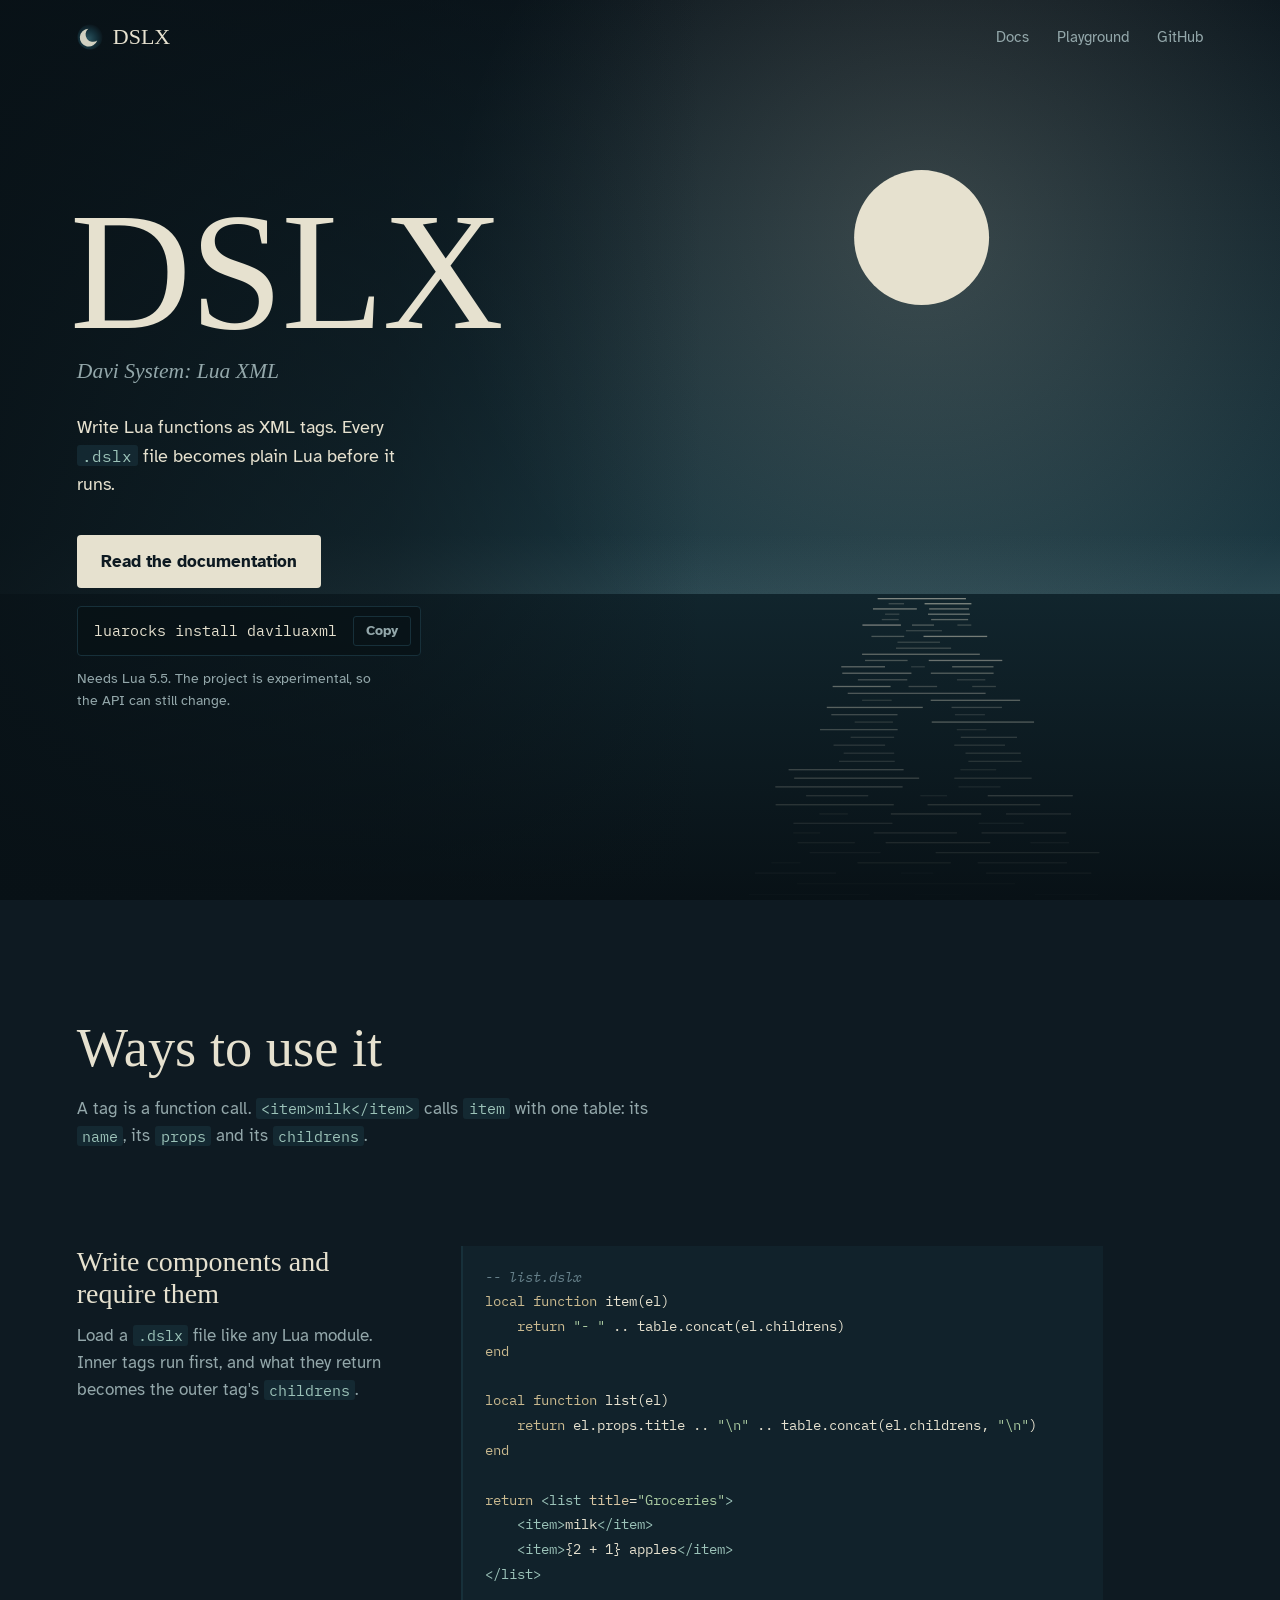
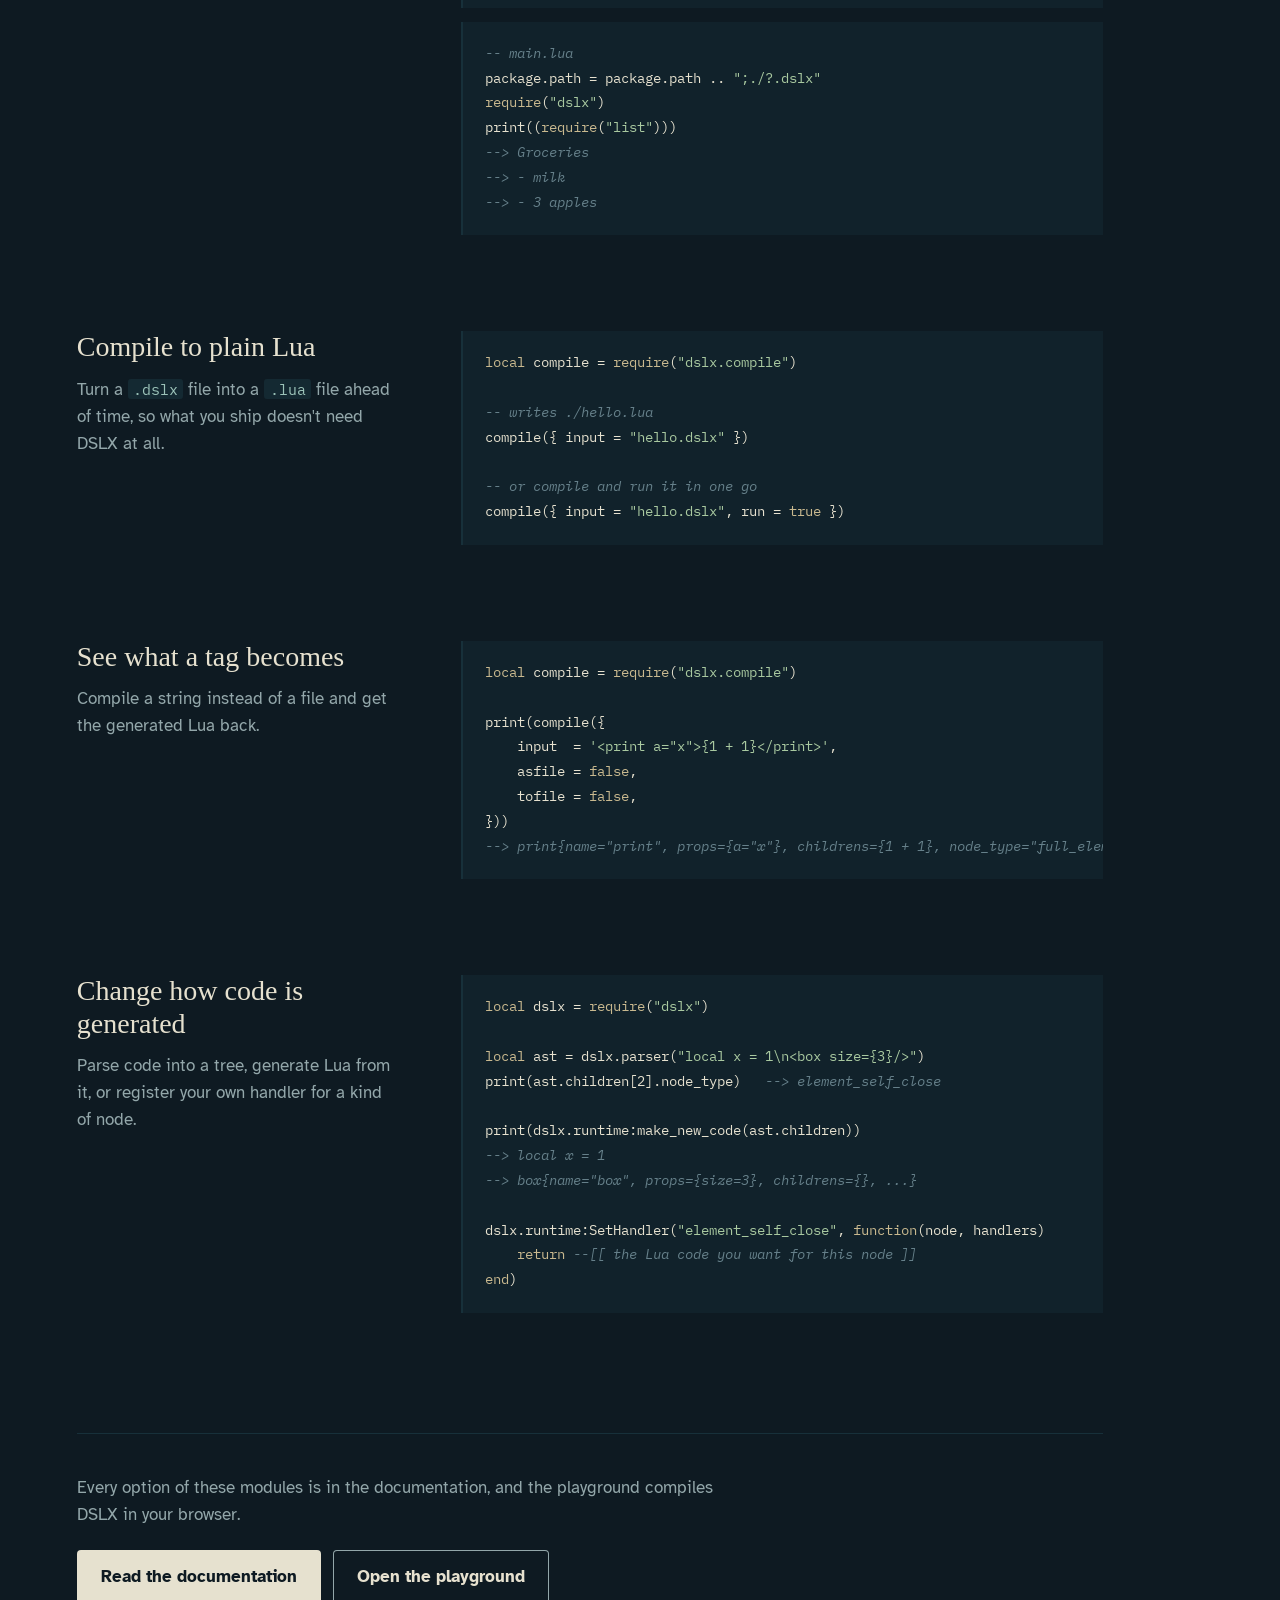
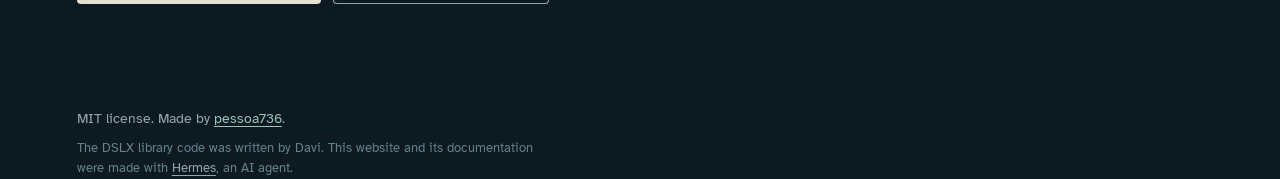
<file: docs/index.html>
<!DOCTYPE html>
<html lang="en">
<head>
<meta charset="UTF-8"/>
<meta name="viewport" content="width=device-width, initial-scale=1.0"/>
<title>DSLX: XML tags for Lua</title>
<meta name="description" content="DSLX lets you call Lua functions as XML tags. Files compile to plain Lua before they run."/>
<link rel="icon" type="image/svg+xml" href="assets/dslx-mark.svg"/>
<link rel="icon" type="image/png" href="assets/DSLX_icon.png"/>
<link rel="preconnect" href="https://fonts.googleapis.com"/>
<link rel="preconnect" href="https://fonts.gstatic.com" crossorigin/>
<link rel="stylesheet" href="https://fonts.googleapis.com/css2?family=IM+Fell+English:ital@0;1&family=Atkinson+Hyperlegible:wght@400;700&family=IBM+Plex+Mono:wght@400;500&display=swap"/>
<link rel="stylesheet" href="assets/home.css"/>
</head>
<body>

<!-- Hero. "Lua" is Portuguese for moon: the background is a moon over still water,
     its reflection broken into lines. That reflection is the page's only motion. -->
<header class="hero">
  <canvas id="sea" aria-hidden="true"></canvas>

  <nav class="topbar" aria-label="Main">
    <a class="brand" href="index.html"><img src="assets/dslx-mark.svg" alt=""/>DSLX</a>
    <div class="topbar-links">
      <a href="overview.html">Docs</a>
      <a href="playground.html">Playground</a>
      <a href="https://github.com/pessoa736/DLuaXML">GitHub</a>
    </div>
  </nav>

  <div class="hero-text">
    <h1>DSLX</h1>
    <p class="expansion">Davi System: Lua XML</p>
    <p class="lede">Write Lua functions as XML tags. Every <code>.dslx</code> file becomes plain Lua before it runs.</p>

    <a class="button" href="overview.html">Read the documentation</a>

    <div class="install">
      <code id="installCmd">luarocks install daviluaxml</code>
      <button class="copy" id="copyBtn" type="button">Copy</button>
    </div>
    <p class="install-note">Needs Lua 5.5. The project is experimental, so the API can still change.</p>
  </div>
</header>

<!-- Ways to use. Four independent entry points, so no numbering. -->
<main class="uses" id="uses">
  <div class="uses-head">
    <h2>Ways to use it</h2>
    <p>A tag is a function call. <code>&lt;item&gt;milk&lt;/item&gt;</code> calls <code>item</code> with one table: its <code>name</code>, its <code>props</code> and its <code>childrens</code>.</p>
  </div>

  <section class="use">
    <div class="use-text">
      <h3>Write components and require them</h3>
      <p>Load a <code>.dslx</code> file like any Lua module. Inner tags run first, and what they return becomes the outer tag's <code>childrens</code>.</p>
    </div>
    <div class="use-code">
<pre><code><span class="c">-- list.dslx</span>
<span class="k">local function</span> item(el)
    <span class="k">return</span> <span class="s">"- "</span> .. table.concat(el.childrens)
<span class="k">end</span>

<span class="k">local function</span> list(el)
    <span class="k">return</span> el.props.title .. <span class="s">"\n"</span> .. table.concat(el.childrens, <span class="s">"\n"</span>)
<span class="k">end</span>

<span class="k">return</span> <span class="t">&lt;list</span> <span class="a">title</span>=<span class="s">"Groceries"</span><span class="t">&gt;</span>
    <span class="t">&lt;item&gt;</span>milk<span class="t">&lt;/item&gt;</span>
    <span class="t">&lt;item&gt;</span>{2 + 1} apples<span class="t">&lt;/item&gt;</span>
<span class="t">&lt;/list&gt;</span></code></pre>
<pre><code><span class="c">-- main.lua</span>
package.path = package.path .. <span class="s">";./?.dslx"</span>
<span class="k">require</span>(<span class="s">"dslx"</span>)
print((<span class="k">require</span>(<span class="s">"list"</span>)))
<span class="c">--&gt; Groceries</span>
<span class="c">--&gt; - milk</span>
<span class="c">--&gt; - 3 apples</span></code></pre>
    </div>
  </section>

  <section class="use">
    <div class="use-text">
      <h3>Compile to plain Lua</h3>
      <p>Turn a <code>.dslx</code> file into a <code>.lua</code> file ahead of time, so what you ship doesn't need DSLX at all.</p>
    </div>
    <div class="use-code">
<pre><code><span class="k">local</span> compile = <span class="k">require</span>(<span class="s">"dslx.compile"</span>)

<span class="c">-- writes ./hello.lua</span>
compile({ input = <span class="s">"hello.dslx"</span> })

<span class="c">-- or compile and run it in one go</span>
compile({ input = <span class="s">"hello.dslx"</span>, run = <span class="k">true</span> })</code></pre>
    </div>
  </section>

  <section class="use">
    <div class="use-text">
      <h3>See what a tag becomes</h3>
      <p>Compile a string instead of a file and get the generated Lua back.</p>
    </div>
    <div class="use-code">
<pre><code><span class="k">local</span> compile = <span class="k">require</span>(<span class="s">"dslx.compile"</span>)

print(compile({
    input  = <span class="s">'&lt;print a="x"&gt;{1 + 1}&lt;/print&gt;'</span>,
    asfile = <span class="k">false</span>,
    tofile = <span class="k">false</span>,
}))
<span class="c">--&gt; print{name="print", props={a="x"}, childrens={1 + 1}, node_type="full_element"}</span></code></pre>
    </div>
  </section>

  <section class="use">
    <div class="use-text">
      <h3>Change how code is generated</h3>
      <p>Parse code into a tree, generate Lua from it, or register your own handler for a kind of node.</p>
    </div>
    <div class="use-code">
<pre><code><span class="k">local</span> dslx = <span class="k">require</span>(<span class="s">"dslx"</span>)

<span class="k">local</span> ast = dslx.parser(<span class="s">"local x = 1\n&lt;box size={3}/&gt;"</span>)
print(ast.children[2].node_type)   <span class="c">--&gt; element_self_close</span>

print(dslx.runtime:make_new_code(ast.children))
<span class="c">--&gt; local x = 1</span>
<span class="c">--&gt; box{name="box", props={size=3}, childrens={}, ...}</span>

dslx.runtime:SetHandler(<span class="s">"element_self_close"</span>, <span class="k">function</span>(node, handlers)
    <span class="k">return</span> <span class="c">--[[ the Lua code you want for this node ]]</span>
<span class="k">end</span>)</code></pre>
    </div>
  </section>

  <div class="uses-foot">
    <p>Every option of these modules is in the documentation, and the playground compiles DSLX in your browser.</p>
    <div class="uses-foot-links">
      <a class="button" href="overview.html">Read the documentation</a>
      <a class="button button-quiet" href="playground.html">Open the playground</a>
    </div>
  </div>
</main>

<footer class="footer">
  <p>MIT license. Made by <a href="https://github.com/pessoa736">pessoa736</a>.</p>
  <p class="credit">The DSLX library code was written by Davi. This website and its documentation were made with <a href="https://hermes-agent.nousresearch.com">Hermes</a>, an AI agent.</p>
</footer>

<script>
/* The sea. Drawn once per frame, back to front:
   night sky → moon and its glow → horizon haze → dark water → the reflection.
   Only the reflection moves: each line slowly changes its width, like light on a calm swell.
   With prefers-reduced-motion it is drawn once and stays still. */
(() => {
  const canvas = document.getElementById("sea");
  const ctx = canvas.getContext("2d");
  const still = matchMedia("(prefers-reduced-motion: reduce)").matches;

  const SKY_TOP = "#0b161d", SKY_LOW = "#1c3a44";
  const WATER_TOP = "#11252d", WATER_LOW = "#081116";
  const MOON = "#e6e1cf";

  let W, H, horizon, moon, lines, narrow;

  function layout() {
    const dpr = Math.min(devicePixelRatio || 1, 2);
    W = canvas.clientWidth; H = canvas.clientHeight;
    canvas.width = W * dpr; canvas.height = H * dpr;
    ctx.setTransform(dpr, 0, 0, dpr, 0, 0);

    // the horizon sits below the text on wide screens, and high up on phones,
    // where the text has to go under it; there the reflection is dimmed
    narrow = W < 760;
    horizon = H * (narrow ? 0.30 : 0.66);
    moon = {
      x: W * (narrow ? 0.80 : 0.72),
      y: horizon * (narrow ? 0.45 : 0.40),
      r: Math.min(W, H) * (narrow ? 0.065 : 0.075),
    };

    // one reflection line every few pixels below the horizon; each has its own phase
    lines = [];
    for (let y = horizon + 4; y < H; y += 5 + (y - horizon) * 0.02) {
      lines.push({
        y,
        phase: Math.random() * Math.PI * 2,
        speed: 0.3 + Math.random() * 0.5,
        cuts: 1 + Math.floor(Math.random() * 3),   // how many pieces the line breaks into
      });
    }
  }

  function frame(time) {
    const t = time / 1000;

    // sky
    let g = ctx.createLinearGradient(0, 0, 0, horizon);
    g.addColorStop(0, SKY_TOP);
    g.addColorStop(1, SKY_LOW);
    ctx.fillStyle = g;
    ctx.fillRect(0, 0, W, horizon);

    // moon glow, then the disk
    g = ctx.createRadialGradient(moon.x, moon.y, moon.r, moon.x, moon.y, moon.r * 7);
    g.addColorStop(0, "rgba(230,225,207,0.16)");
    g.addColorStop(1, "rgba(230,225,207,0)");
    ctx.fillStyle = g;
    ctx.fillRect(0, 0, W, horizon);

    ctx.fillStyle = MOON;
    ctx.beginPath(); ctx.arc(moon.x, moon.y, moon.r, 0, Math.PI * 2); ctx.fill();

    // a soft band of haze sitting on the horizon
    g = ctx.createLinearGradient(0, horizon - 60, 0, horizon);
    g.addColorStop(0, "rgba(147,167,170,0)");
    g.addColorStop(1, "rgba(147,167,170,0.10)");
    ctx.fillStyle = g;
    ctx.fillRect(0, horizon - 60, W, 60);

    // water
    g = ctx.createLinearGradient(0, horizon, 0, H);
    g.addColorStop(0, WATER_TOP);
    g.addColorStop(1, WATER_LOW);
    ctx.fillStyle = g;
    ctx.fillRect(0, horizon, W, H - horizon);

    // on wide screens, the left side (where the text is) falls into shadow,
    // so the horizon fades out before it reaches the words
    if (!narrow) {
      g = ctx.createLinearGradient(0, 0, W * 0.55, 0);
      g.addColorStop(0, "rgba(8,17,22,0.88)");
      g.addColorStop(0.55, "rgba(8,17,22,0.55)");
      g.addColorStop(1, "rgba(8,17,22,0)");
      ctx.fillStyle = g;
      ctx.fillRect(0, 0, W * 0.55, H);
    }

    // reflection: horizontal lines under the moon, broken into pieces,
    // widening and fading with depth. Each piece grows and shrinks on its own swell.
    const reach = narrow ? 0.45 : 1;          // on phones it fades out sooner
    const strength = narrow ? 0.30 : 0.55;
    ctx.fillStyle = MOON;
    for (const l of lines) {
      const depth = (l.y - horizon) / (H - horizon);       // 0 at the horizon, 1 at the bottom
      const fade = Math.max(0, 1 - depth / reach);
      if (fade === 0) continue;
      const half = moon.r * (0.7 + depth * 2.2);
      const drift = Math.sin(l.phase * 3 + t * 0.25) * moon.r * 0.3 * depth;
      const piece = (half * 2) / l.cuts;
      for (let k = 0; k < l.cuts; k++) {
        const swell = Math.sin(l.phase + k * 2.1 + t * l.speed) * 0.5 + 0.5;
        const len = piece * (0.25 + swell * 0.7);
        const x = moon.x - half + drift + k * piece + (piece - len) / 2;
        ctx.globalAlpha = fade * strength * (0.35 + swell * 0.65);
        ctx.fillRect(x, l.y, len, 1.3);
      }
    }
    ctx.globalAlpha = 1;

    if (!still) requestAnimationFrame(frame);
  }

  layout();
  addEventListener("resize", () => { layout(); if (still) frame(0); });
  still ? frame(0) : requestAnimationFrame(frame);
})();

// Copy the install command; the button says what happened.
document.getElementById("copyBtn").addEventListener("click", async (event) => {
  const button = event.currentTarget;
  const command = document.getElementById("installCmd").textContent;
  try {
    await navigator.clipboard.writeText(command);
    button.textContent = "Copied";
  } catch {
    button.textContent = "Select it to copy";
  }
  setTimeout(() => (button.textContent = "Copy"), 1800);
});
</script>
</body>
</html>
</file>
<file: docs/assets/home.css>
/* Home page only (index.html). The documentation pages keep using style.css.

   Palette: a moon over the sea at night.
     abyss  #0e1a22  page background, deep water
     tide   #17303a  borders, code background tint
     moon   #e6e1cf  text and the main button
     mist   #93a7aa  secondary text
     glass  #9cc3b9  sea glass: links and tag names in code

   Type: IM Fell English for display (an old book face, a little worn),
         Atkinson Hyperlegible for reading, IBM Plex Mono only for code. */

:root {
    --abyss: #0e1a22;
    --tide:  #17303a;
    --moon:  #e6e1cf;
    --mist:  #93a7aa;
    --glass: #9cc3b9;

    --display: "IM Fell English", "Iowan Old Style", Georgia, serif;
    --text:    "Atkinson Hyperlegible", "Segoe UI", system-ui, sans-serif;
    --mono:    "IBM Plex Mono", "Cascadia Code", Consolas, monospace;

    --gutter: clamp(20px, 6vw, 88px);
}

*, *::before, *::after { box-sizing: border-box; margin: 0; padding: 0; }
html { scroll-behavior: smooth; }
@media (prefers-reduced-motion: reduce) { html { scroll-behavior: auto; } }

body {
    background: var(--abyss);
    color: var(--moon);
    font: 17px/1.6 var(--text);
    -webkit-font-smoothing: antialiased;
}

a { color: var(--glass); text-underline-offset: 3px; }
a:hover { color: var(--moon); }
:focus-visible { outline: 2px solid var(--glass); outline-offset: 3px; border-radius: 2px; }

code { font-family: var(--mono); font-size: .88em; }
p code, h3 code {
    color: var(--glass);
    background: rgba(23, 48, 58, .7);
    padding: .05em .35em;
    border-radius: 3px;
}

/* ── hero ───────────────────────────────────────────────── */

.hero {
    position: relative;
    min-height: 100vh;
    min-height: 100svh;
    display: flex;
    flex-direction: column;
    isolation: isolate;
}
#sea { position: absolute; inset: 0; width: 100%; height: 100%; z-index: -1; }

.topbar {
    display: flex;
    align-items: center;
    justify-content: space-between;
    gap: 24px;
    padding: 24px var(--gutter);
}
.brand {
    display: flex; align-items: center; gap: 10px;
    color: var(--moon);
    font: 22px/1 var(--display);
    text-decoration: none;
}
.brand img { width: 26px; height: 26px; border-radius: 5px; }
.topbar-links { display: flex; gap: 28px; font-size: 15px; }
.topbar-links a { color: var(--mist); text-decoration: none; }
.topbar-links a:hover { color: var(--moon); }

.hero-text {
    max-width: 34rem;
    margin-top: clamp(40px, 14vh, 150px);
    padding: 0 var(--gutter) 96px;
}

/* The name is the headline: large, worn, quiet. */
.hero h1 {
    font: 400 clamp(5rem, 15vw, 10.5rem)/.85 var(--display);
    letter-spacing: -.01em;
    margin-left: -.04em;          /* optical alignment of the D with the text below */
}
.expansion {
    font: italic 1.35rem/1.3 var(--display);
    color: var(--mist);
    margin-top: 14px;
}
.lede {
    margin-top: 28px;
    font-size: 1.12rem;
    max-width: 30ch;
}

.button {
    display: inline-block;
    padding: 13px 24px;
    border-radius: 4px;
    background: var(--moon);
    color: var(--abyss);
    font-weight: 700;
    text-decoration: none;
    transition: background-color .15s;
}
.button:hover { background: #fffaf0; color: var(--abyss); }
.button-quiet {
    background: transparent;
    color: var(--moon);
    box-shadow: inset 0 0 0 1px var(--mist);
}
.button-quiet:hover { background: rgba(230, 225, 207, .08); color: var(--moon); }

.hero-text .button { margin-top: 36px; }

.install {
    margin-top: 18px;
    display: flex;
    width: fit-content;
    align-items: center;
    gap: 16px;
    padding: 9px 9px 9px 16px;
    border: 1px solid var(--tide);
    border-radius: 4px;
    background: rgba(8, 17, 22, .72);
}
.install code { font-size: 15px; color: var(--moon); }
.copy {
    font: 700 14px/1 var(--text);
    color: var(--mist);
    background: none;
    border: 1px solid var(--tide);
    border-radius: 3px;
    padding: 7px 12px;
    cursor: pointer;
}
.copy:hover { color: var(--moon); border-color: var(--mist); }
.install-note { margin-top: 12px; font-size: 14px; color: var(--mist); max-width: 34ch; }

/* ── ways to use ────────────────────────────────────────── */

.uses {
    max-width: 1180px;
    padding: 120px var(--gutter) 40px;
}
.uses-head { max-width: 38rem; }
.uses-head h2 {
    font: 400 clamp(2.4rem, 5vw, 3.4rem)/1.05 var(--display);
}
.uses-head p { margin-top: 18px; color: var(--mist); }

.use {
    display: grid;
    grid-template-columns: minmax(0, 20rem) minmax(0, 1fr);
    gap: 24px 64px;
    margin-top: 96px;
}
.use-text h3 {
    font: 400 1.75rem/1.15 var(--display);
}
.use-text p { margin-top: 12px; color: var(--mist); }

.use-code { display: grid; gap: 14px; min-width: 0; }
.use-code pre {
    margin: 0;
    padding: 20px 22px;
    overflow-x: auto;
    background: rgba(23, 48, 58, .38);
    border-left: 2px solid var(--tide);
    font-size: 14px;
    line-height: 1.7;
}
.use-code code { font-size: inherit; }
.use-code .k { color: #c9b98f; }                      /* keywords: old brass */
.use-code .s { color: #a9c9a0; }                      /* strings: kelp */
.use-code .c { color: #66808a; font-style: italic; }  /* comments: fog */
.use-code .t { color: var(--glass); }                 /* tags */
.use-code .a { color: #d9c7a4; }                      /* attributes */

.uses-foot {
    margin-top: 120px;
    padding-top: 40px;
    border-top: 1px solid var(--tide);
}
.uses-foot p { color: var(--mist); max-width: 40rem; }
.uses-foot-links { display: flex; flex-wrap: wrap; gap: 12px; margin-top: 22px; }

.footer {
    padding: 64px var(--gutter) 48px;
    font-size: 14px;
    color: var(--mist);
}
/* authorship note: deliberately small and out of the way */
.footer .credit { margin-top: 8px; font-size: 12.5px; color: #66808a; max-width: 60ch; }
.footer .credit a { color: var(--mist); }

/* ── narrow screens ─────────────────────────────────────── */

@media (max-width: 760px) {
    .topbar { flex-wrap: wrap; row-gap: 10px; }
    .topbar-links { gap: 18px; font-size: 14px; }
    .hero-text { margin-top: calc(30svh - 40px); }
    .use { grid-template-columns: 1fr; margin-top: 72px; }
    .use-code pre { font-size: 13px; padding: 16px; }
    .install { width: auto; justify-content: space-between; }
    .install code { font-size: 13.5px; }
}

/* Code blocks that are wider than their box: a thin "tide" scrollbar instead of the
   system's grey one; it brightens when the pointer is over the block. */
.use-code pre { scrollbar-width: thin; scrollbar-color: var(--tide) transparent; }
.use-code pre:hover { scrollbar-color: #66808a transparent; }
.use-code pre::-webkit-scrollbar { height: 8px; }
.use-code pre::-webkit-scrollbar-track { background: transparent; }
.use-code pre::-webkit-scrollbar-thumb {
    background: var(--tide); border-radius: 4px;
    border: 2px solid transparent; background-clip: padding-box;
}
.use-code pre:hover::-webkit-scrollbar-thumb { background-color: #66808a; }
/* the page's own scrollbar: dark, in the same colours */
html { color-scheme: dark; scrollbar-color: var(--tide) var(--abyss); }
</file>
